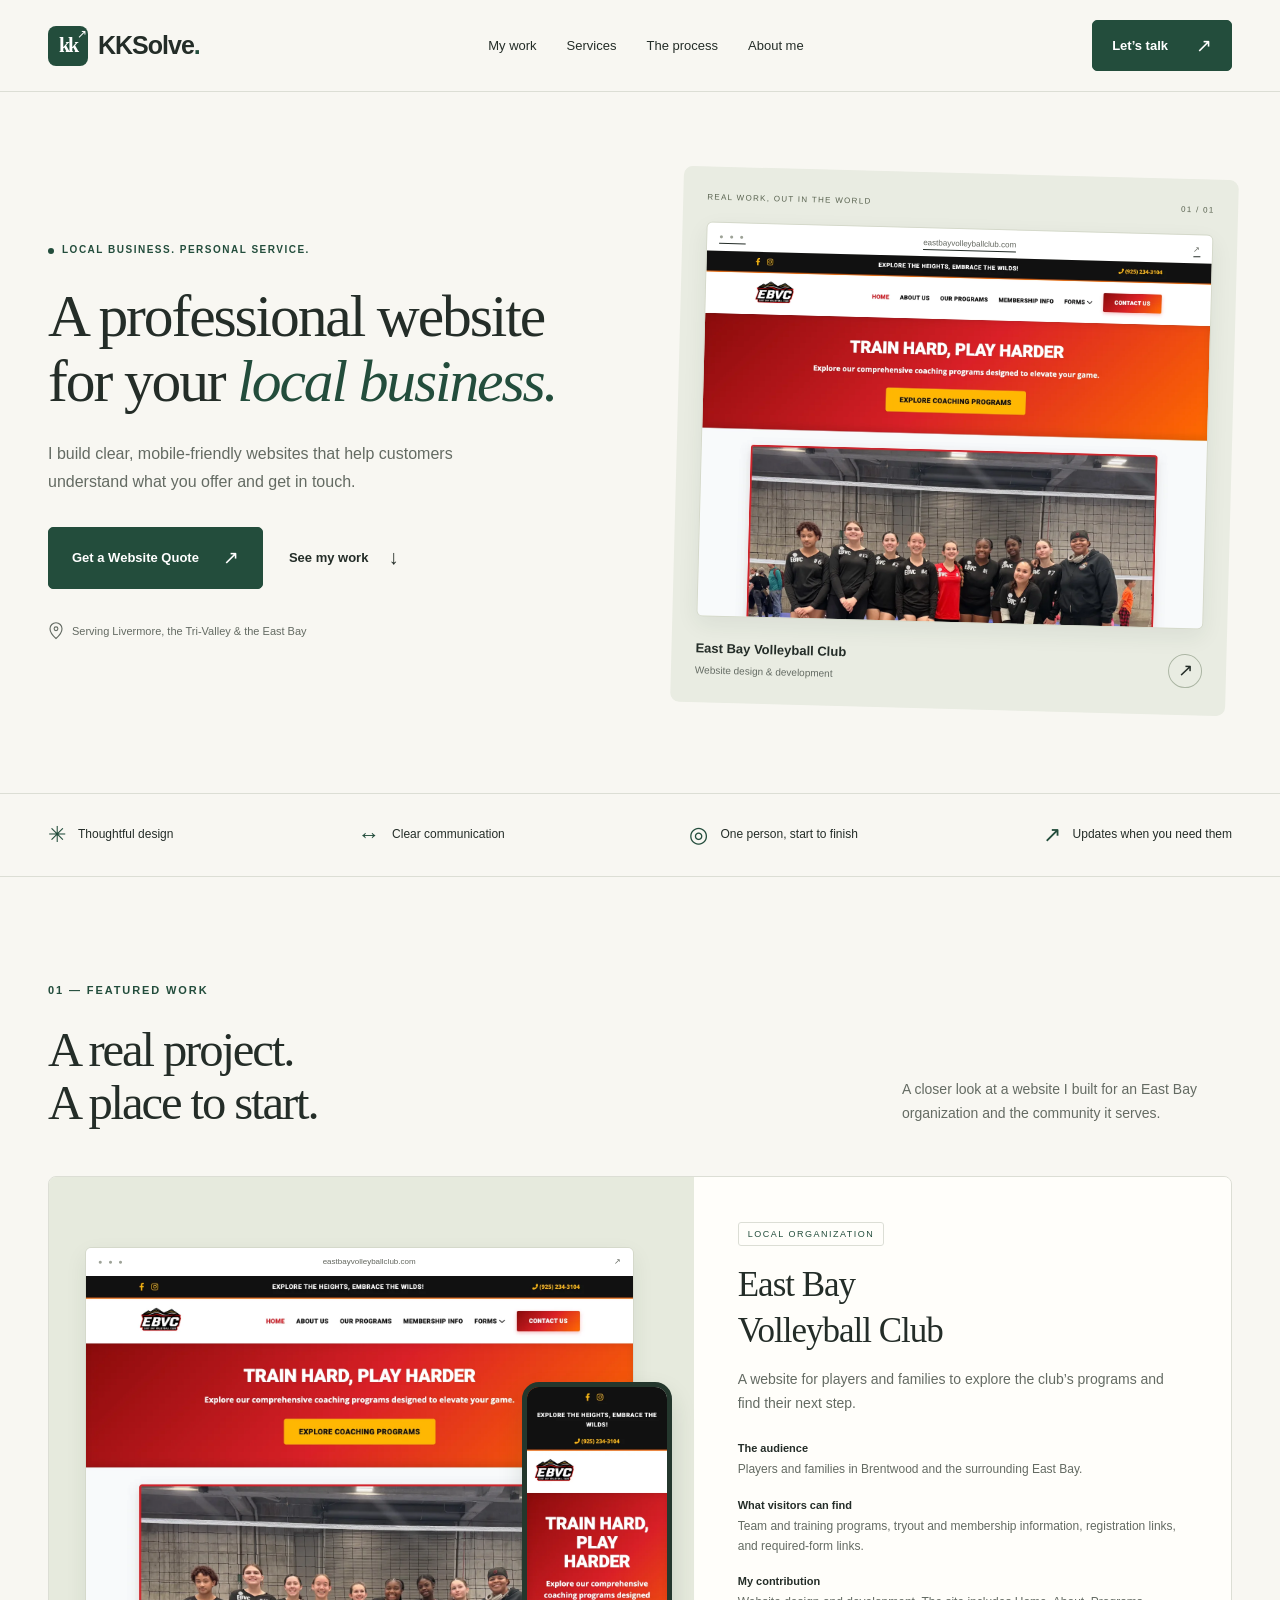
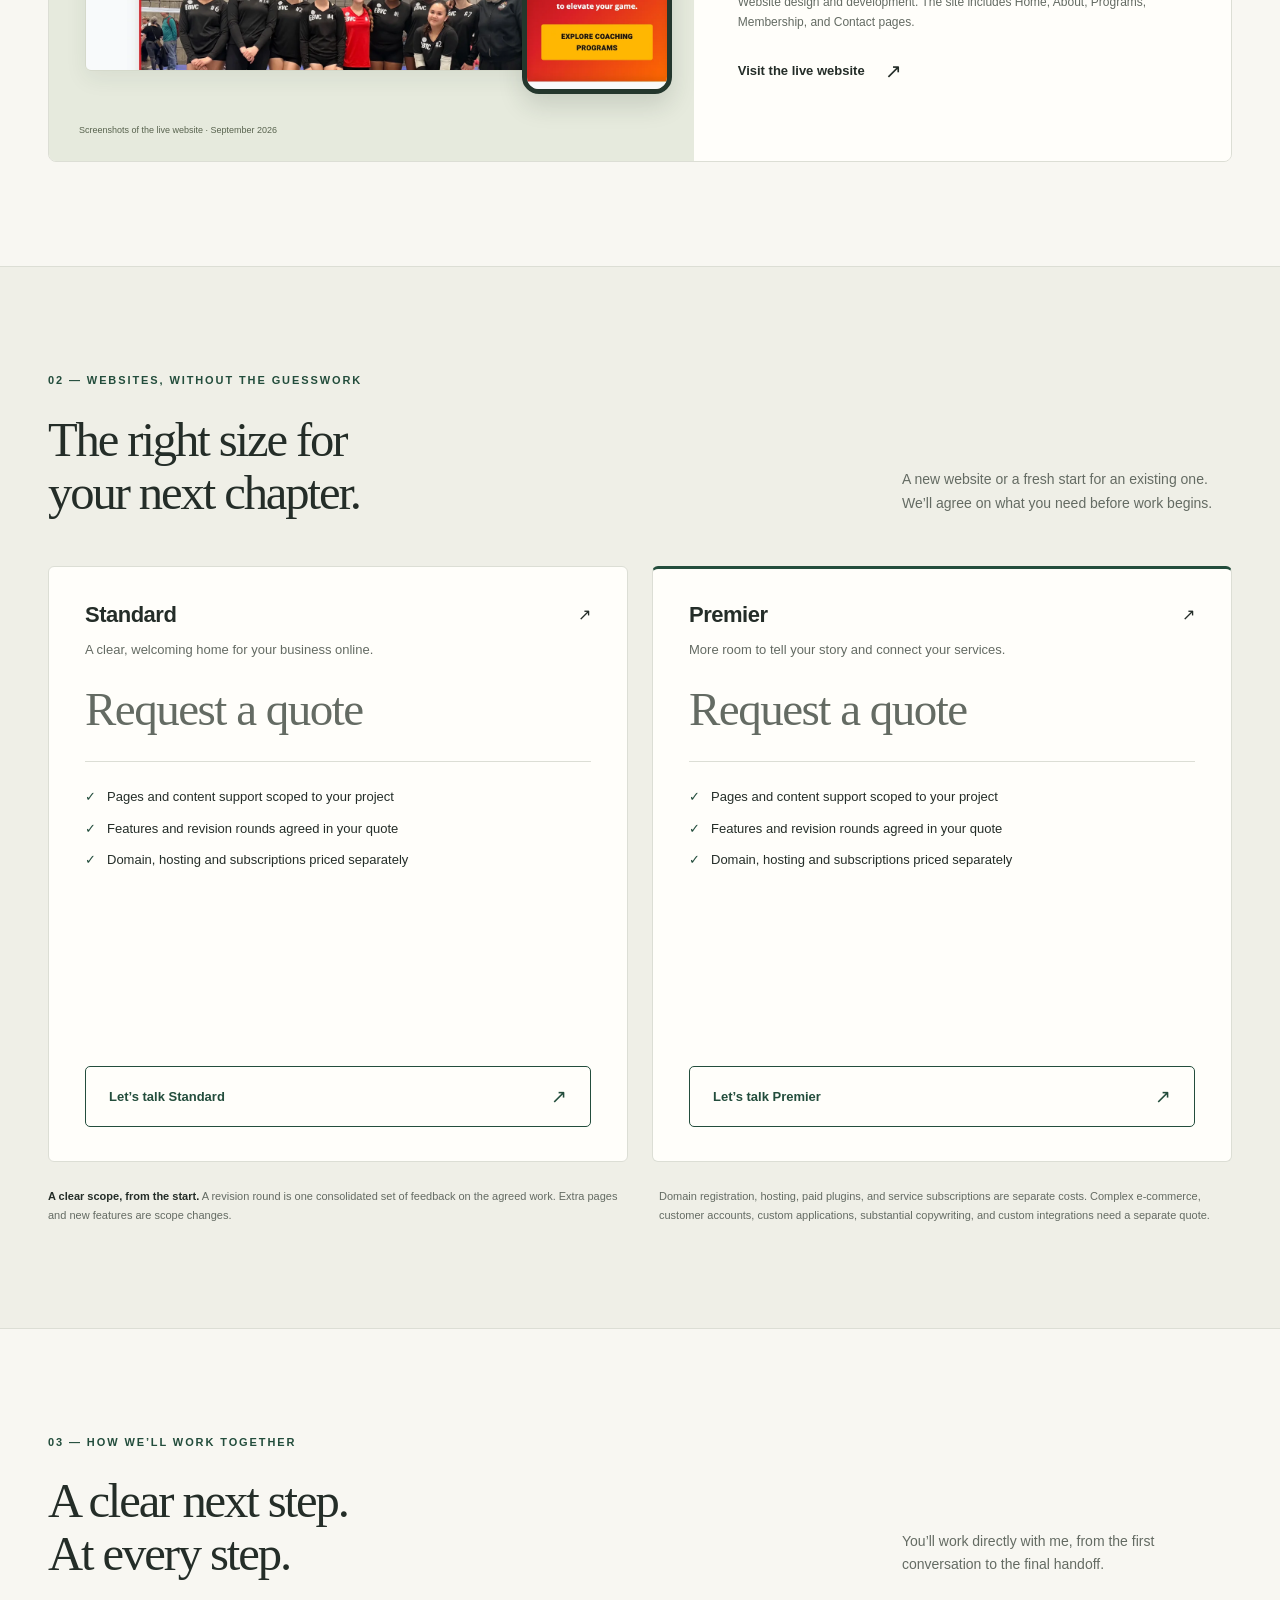
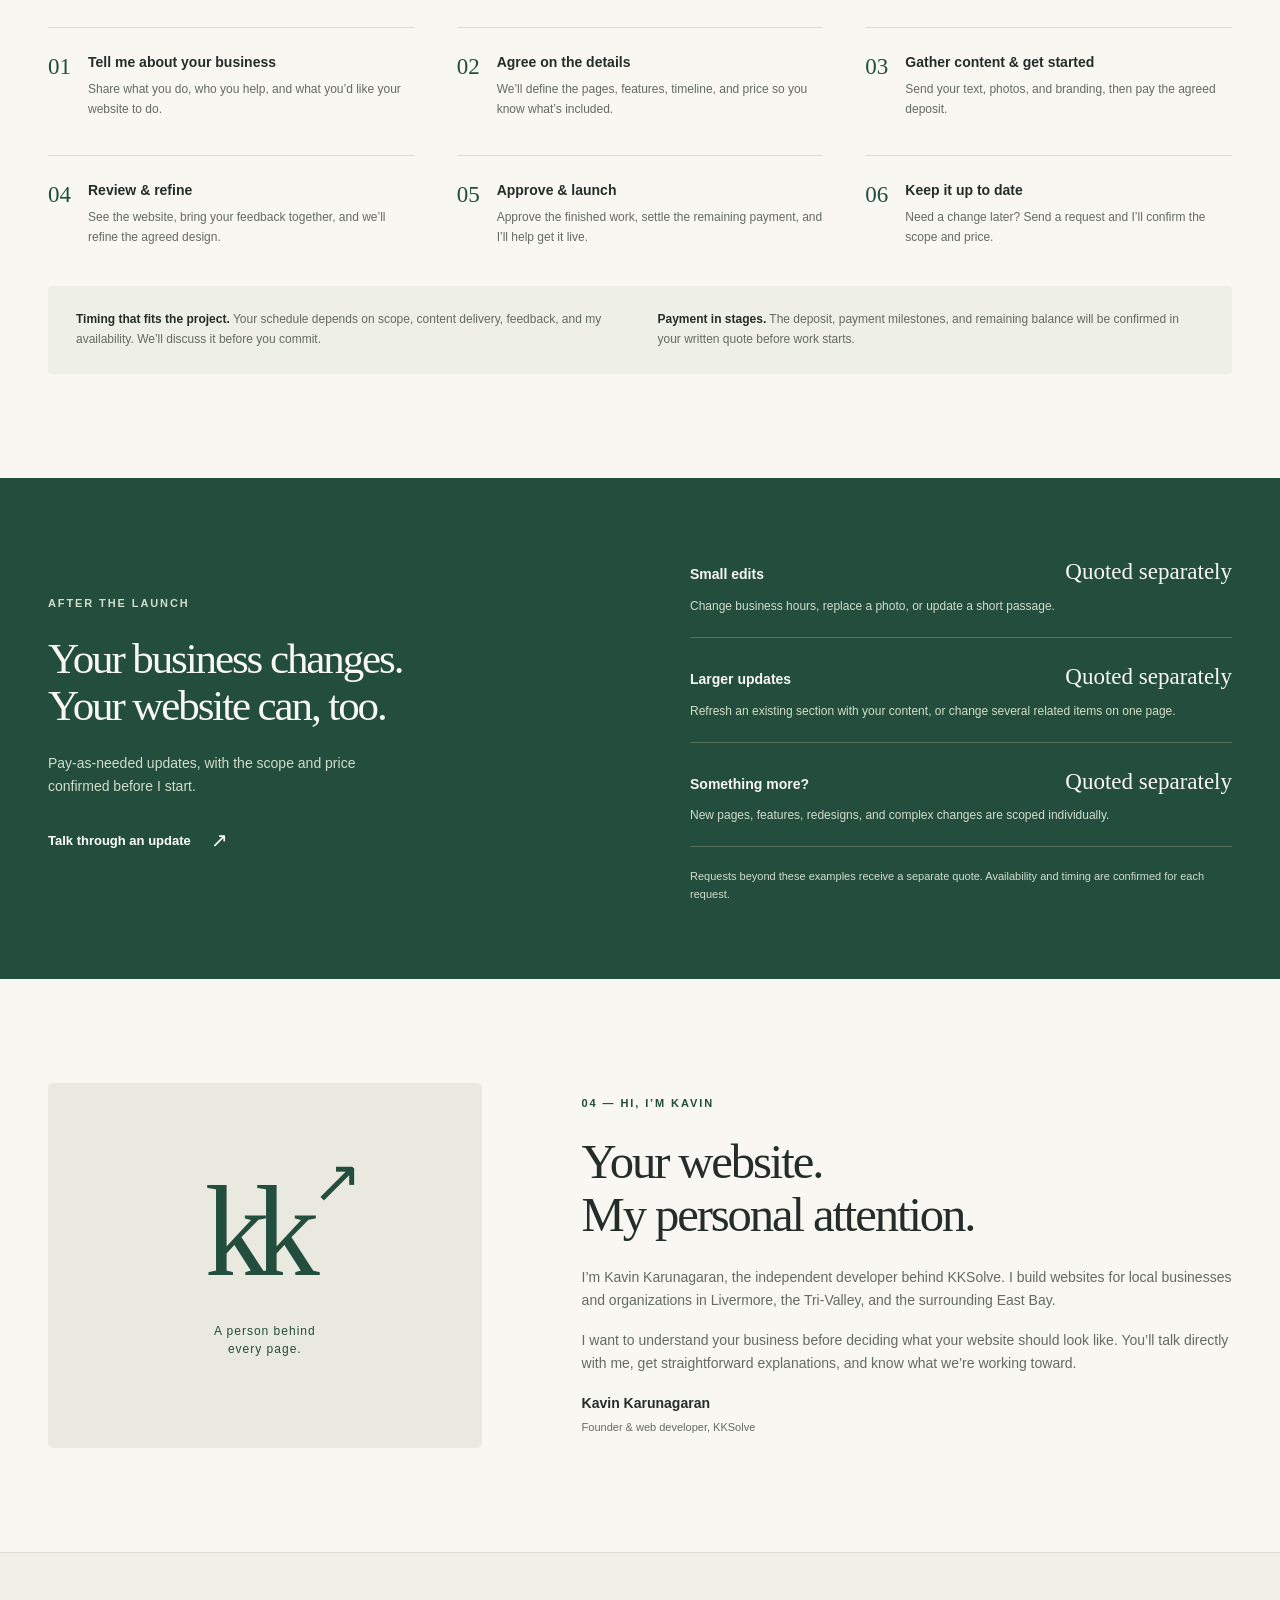
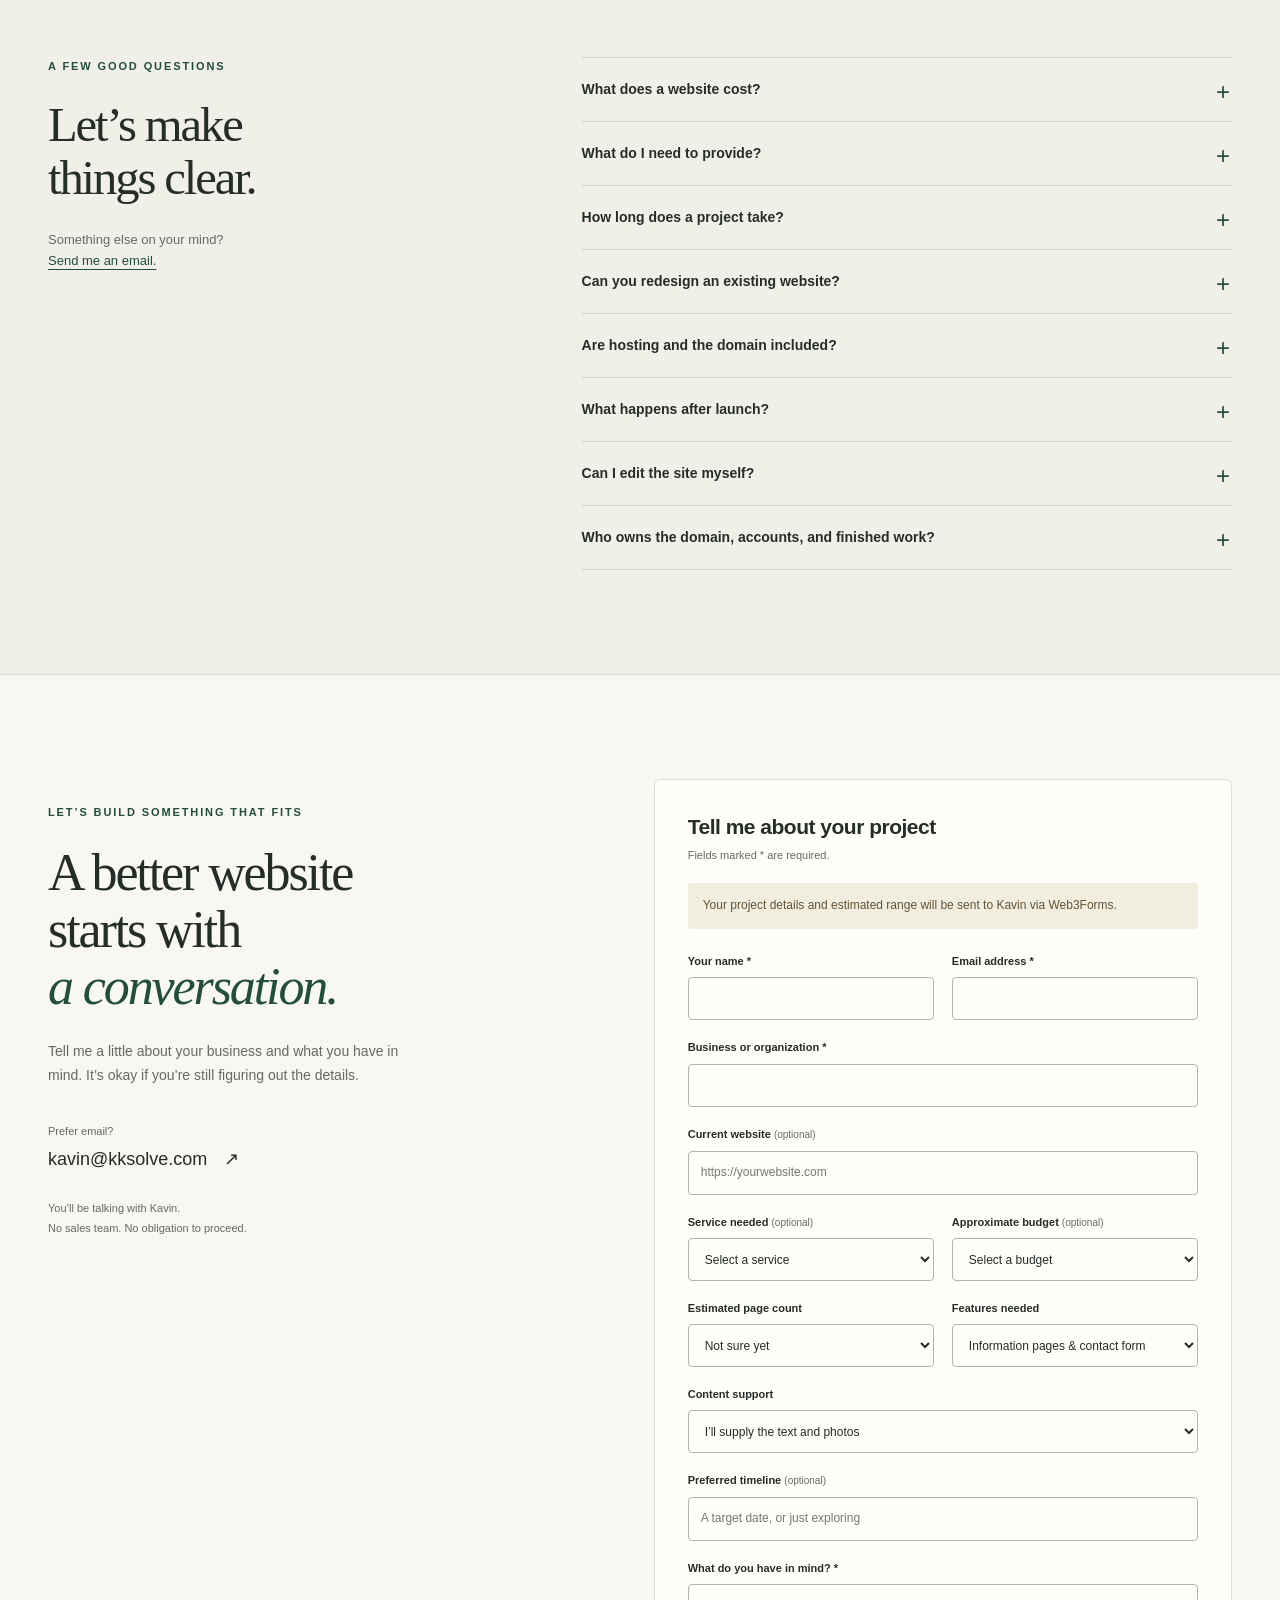
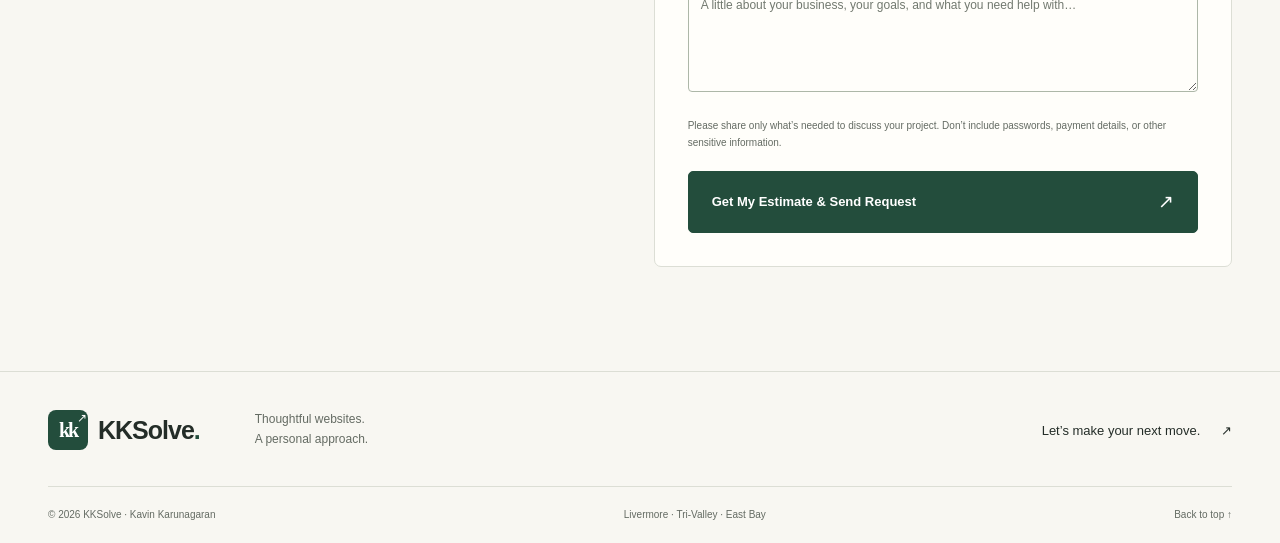
<file: index.html>
<!DOCTYPE html>
<html lang="en">
<head>
  <meta charset="utf-8">
  <meta name="viewport" content="width=device-width, initial-scale=1">
  <title>KKSolve | Websites for Local Businesses in Livermore & the East Bay</title>
  <meta name="description" content="Thoughtful, mobile-friendly websites for local businesses and organizations. Work directly with Kavin at KKSolve, serving Livermore, the Tri-Valley and East Bay.">
  <meta name="robots" content="index, follow">
  <meta name="theme-color" content="#234d3c">
  <link rel="canonical" href="https://kksolve.com/">
  <meta property="og:type" content="website">
  <meta property="og:site_name" content="KKSolve">
  <meta property="og:title" content="A professional website for your local business. | KKSolve">
  <meta property="og:description" content="Thoughtful design. Clear communication. Work directly with Kavin to build a website that makes your business easy to understand.">
  <meta property="og:url" content="https://kksolve.com/">
  <meta property="og:image" content="https://kksolve.com/assets/social.png">
  <meta property="og:image:width" content="1200">
  <meta property="og:image:height" content="630">
  <meta property="og:image:alt" content="KKSolve — thoughtful websites for local businesses">
  <meta name="twitter:card" content="summary_large_image">
  <link rel="icon" href="assets/favicon.svg" type="image/svg+xml">
  <link rel="stylesheet" href="style.css">
  <script type="application/ld+json">{"@context":"https://schema.org","@type":"ProfessionalService","name":"KKSolve","url":"https://kksolve.com/","email":"kavin@kksolve.com","founder":{"@type":"Person","name":"Kavin Karunagaran"},"areaServed":["Livermore","Tri-Valley","East Bay"],"description":"Independent website design and development for local businesses and organizations."}</script>
  <script src="runtime-config.js?v=eb1c5db8ea59" defer></script>
  <script src="script.js?v=ff44cca124f5" defer></script>
</head>
<body>
  <a class="skip-link" href="#main">Skip to content</a>

  <header class="site-header">
    <div class="container header-inner">
      <a class="brand" href="#home" aria-label="KKSolve home"><span class="brand-mark" aria-hidden="true">kk<span>↗</span></span><span>KKSolve<span class="brand-dot">.</span></span></a>
      <nav aria-label="Main navigation"><a href="#work">My work</a><a href="#services">Services</a><a href="#process">The process</a><a href="#about">About me</a></nav>
      <a class="button button-small" href="#contact" data-event="quote_click">Let’s talk <span aria-hidden="true">↗</span></a>
    </div>
  </header>
  <main id="main">
    <section id="home" class="hero container">
      <div class="hero-copy">
        <p class="eyebrow"><span class="little-dot" aria-hidden="true"></span> LOCAL BUSINESS. PERSONAL SERVICE.</p>
        <h1>A professional website for your <em>local business.</em></h1>
        <p class="hero-description">I build clear, mobile-friendly websites that help customers understand what you offer and get in touch.</p>
        <div class="hero-actions"><a class="button" href="#contact" data-event="quote_click">Get a Website Quote <span aria-hidden="true">↗</span></a><a class="text-link" href="#work">See my work <span aria-hidden="true">↓</span></a></div>
        <p class="local-note"><svg width="16" height="18" viewBox="0 0 20 24" fill="none" aria-hidden="true"><path d="M18 9c0 6-8 13-8 13S2 15 2 9a8 8 0 1 1 16 0Z" stroke="currentColor" stroke-width="1.5"/><circle cx="10" cy="9" r="2.5" stroke="currentColor" stroke-width="1.5"/></svg> Serving Livermore, the Tri-Valley & the East Bay</p>
      </div>
      <div class="hero-project">
        <div class="project-overline"><span>REAL WORK, OUT IN THE WORLD</span><span aria-hidden="true">01 / 01</span></div>
        <a class="browser-frame" href="#work" aria-label="Explore the East Bay Volleyball Club project"><div class="browser-bar" aria-hidden="true"><span class="browser-dots">● ● ●</span><span>eastbayvolleyballclub.com</span><span>↗</span></div><img src="assets/east-bay-desktop.webp" width="1440" height="1040" alt="Actual East Bay Volleyball Club homepage, showing its club navigation and volleyball team photograph" fetchpriority="high"></a>
        <div class="hero-project-caption"><div><strong>East Bay Volleyball Club</strong><span>Website design & development</span></div><a class="circle-link" href="#work" aria-label="Read the East Bay Volleyball Club case study">↗</a></div>
      </div>
    </section>
    <div class="principles"><div class="container"><span><i aria-hidden="true">✳</i> Thoughtful design</span><span><i aria-hidden="true">↔</i> Clear communication</span><span><i aria-hidden="true">◎</i> One person, start to finish</span><span><i aria-hidden="true">↗</i> Updates when you need them</span></div></div>
    <section id="work" class="section container">
      <div class="section-heading"><div><p class="eyebrow">01 — FEATURED WORK</p><h2>A real project.<br>A place to start.</h2></div><p>A closer look at a website I built for an East Bay organization and the community it serves.</p></div>
      <div class="case-study">
        <div class="case-visual"><div class="desktop-shot"><div class="browser-bar" aria-hidden="true"><span class="browser-dots">● ● ●</span><span>eastbayvolleyballclub.com</span><span>↗</span></div><img src="assets/east-bay-desktop.webp" width="1440" height="1040" loading="lazy" alt="Desktop view of the delivered East Bay Volleyball Club website"></div><div class="phone-shot"><img src="assets/east-bay-mobile.webp" width="390" height="844" loading="lazy" alt="The same club homepage displayed on a phone"></div><span class="image-note">Screenshots of the live website · September 2026</span></div>
        <div class="case-copy"><span class="tag">LOCAL ORGANIZATION</span><h3>East Bay<br>Volleyball Club</h3><p>A website for players and families to explore the club’s programs and find their next step.</p><dl><div><dt>The audience</dt><dd>Players and families in Brentwood and the surrounding East Bay.</dd></div><div><dt>What visitors can find</dt><dd>Team and training programs, tryout and membership information, registration links, and required-form links.</dd></div><div><dt>My contribution</dt><dd>Website design and development. The site includes Home, About, Programs, Membership, and Contact pages.</dd></div></dl><a class="text-link" href="https://eastbayvolleyballclub.com/" target="_blank" rel="noopener noreferrer" data-event="project_click">Visit the live website <span aria-hidden="true">↗</span><span class="sr-only"> (opens in a new tab)</span></a></div>
      </div>
    </section>
    <section id="services" class="section services-section"><div class="container">
      <div class="section-heading"><div><p class="eyebrow">02 — WEBSITES, WITHOUT THE GUESSWORK</p><h2>The right size for<br>your next chapter.</h2></div><p>A new website or a fresh start for an existing one. We’ll agree on what you need before work begins.</p></div>
      <div class="package-grid"><article class="package"><div class="package-top"><h3>Standard</h3><span aria-hidden="true">↗</span></div><p class="package-description">A clear, welcoming home for your business online.</p><p class="price">Request a quote</p><ul><li>Pages and content support scoped to your project</li><li>Features and revision rounds agreed in your quote</li><li>Domain, hosting and subscriptions priced separately</li></ul><a class="button button-outline" href="#contact" data-event="quote_click">Let’s talk Standard<span aria-hidden="true">↗</span></a></article><article class="package"><div class="package-top"><h3>Premier</h3><span aria-hidden="true">↗</span></div><p class="package-description">More room to tell your story and connect your services.</p><p class="price">Request a quote</p><ul><li>Pages and content support scoped to your project</li><li>Features and revision rounds agreed in your quote</li><li>Domain, hosting and subscriptions priced separately</li></ul><a class="button button-outline" href="#contact" data-event="quote_click">Let’s talk Premier<span aria-hidden="true">↗</span></a></article></div>
      <div class="scope-notes"><p><strong>A clear scope, from the start.</strong> A revision round is one consolidated set of feedback on the agreed work. Extra pages and new features are scope changes.</p><p>Domain registration, hosting, paid plugins, and service subscriptions are separate costs. Complex e-commerce, customer accounts, custom applications, substantial copywriting, and custom integrations need a separate quote.</p></div>
    </div></section>
    <section id="process" class="section container">
      <div class="section-heading"><div><p class="eyebrow">03 — HOW WE’LL WORK TOGETHER</p><h2>A clear next step.<br>At every step.</h2></div><p>You’ll work directly with me, from the first conversation to the final handoff.</p></div>
      <ol class="process-list"><li><span>01</span><div><h3>Tell me about your business</h3><p>Share what you do, who you help, and what you’d like your website to do.</p></div></li><li><span>02</span><div><h3>Agree on the details</h3><p>We’ll define the pages, features, timeline, and price so you know what’s included.</p></div></li><li><span>03</span><div><h3>Gather content & get started</h3><p>Send your text, photos, and branding, then pay the agreed deposit.</p></div></li><li><span>04</span><div><h3>Review & refine</h3><p>See the website, bring your feedback together, and we’ll refine the agreed design.</p></div></li><li><span>05</span><div><h3>Approve & launch</h3><p>Approve the finished work, settle the remaining payment, and I’ll help get it live.</p></div></li><li><span>06</span><div><h3>Keep it up to date</h3><p>Need a change later? Send a request and I’ll confirm the scope and price.</p></div></li></ol>
      <div class="process-details"><p><strong>Timing that fits the project.</strong> Your schedule depends on scope, content delivery, feedback, and my availability. We’ll discuss it before you commit.</p><p><strong>Payment in stages.</strong> The deposit, payment milestones, and remaining balance will be confirmed in your written quote before work starts.</p></div>
    </section>
    <section id="support" class="support-section"><div class="container support-layout"><div><p class="eyebrow">AFTER THE LAUNCH</p><h2>Your business changes.<br>Your website can, too.</h2><p>Pay-as-needed updates, with the scope and price confirmed before I start.</p><a class="text-link" href="#contact" data-event="quote_click">Talk through an update <span aria-hidden="true">↗</span></a></div><div><div class="update-row"><div class="update-title"><h3>Small edits</h3><span class="update-price">Quoted separately</span></div><p>Change business hours, replace a photo, or update a short passage.</p></div><div class="update-row"><div class="update-title"><h3>Larger updates</h3><span class="update-price">Quoted separately</span></div><p>Refresh an existing section with your content, or change several related items on one page.</p></div><div class="update-row"><div class="update-title"><h3>Something more?</h3><span class="update-price">Quoted separately</span></div><p>New pages, features, redesigns, and complex changes are scoped individually.</p></div><p class="support-note">Requests beyond these examples receive a separate quote. Availability and timing are confirmed for each request.</p></div></div></section>
    <section id="about" class="section container about-section"><div class="about-monogram" aria-hidden="true"><span>kk<span class="monogram-arrow">↗</span></span><p>A person behind<br>every page.</p></div><div><p class="eyebrow">04 — HI, I’M KAVIN</p><h2>Your website.<br>My personal attention.</h2><p>I’m Kavin Karunagaran, the independent developer behind KKSolve. I build websites for local businesses and organizations in Livermore, the Tri-Valley, and the surrounding East Bay.</p><p>I want to understand your business before deciding what your website should look like. You’ll talk directly with me, get straightforward explanations, and know what we’re working toward.</p><p class="signature">Kavin Karunagaran <span>Founder & web developer, KKSolve</span></p></div></section>
    <section id="faq" class="section faq-section"><div class="container faq-layout"><div><p class="eyebrow">A FEW GOOD QUESTIONS</p><h2>Let’s make<br>things clear.</h2><p>Something else on your mind?<br><a href="mailto:kavin@kksolve.com">Send me an email.</a></p></div><div class="faq-list">
      <details><summary>What does a website cost?</summary><div><p>Request a quote for Standard or Premier. The price depends on the pages, content support, features, and revisions we agree on.</p><p>Third-party costs such as your domain, hosting, paid plugins, and subscriptions are separate. You’ll receive a scope and quote before work starts.</p></div></details>
      <details><summary>What do I need to provide?</summary><div><p>Your business details, services, contact information, logo if you have one, and any text or photos you want to use. Please only supply materials you have permission to use. We’ll identify any gaps together before starting.</p></div></details>
      <details><summary>How long does a project take?</summary><div><p>It depends on the number of pages, features, how ready your content is, and how quickly feedback arrives. I’ll confirm my availability and discuss a realistic timeline with you when we agree on the scope.</p></div></details>
      <details><summary>Can you redesign an existing website?</summary><div><p>Yes. Send your current website and explain what’s no longer working for you. I’ll review the pages, platform, and access needed before proposing a refresh or rebuild.</p></div></details>
      <details><summary>Are hosting and the domain included?</summary><div><p>No. Domain registration, hosting, paid plugins, and other subscription fees are separate from development. We’ll discuss suitable options and ongoing responsibilities before launch.</p></div></details>
      <details><summary>What happens after launch?</summary><div><p>You can request updates as needed. I’ll confirm the scope, price, and availability before starting. New pages, features, redesigns, and complex changes receive a separate quote.</p><p>A defect is a problem with the delivered, agreed functionality; new content or features are new work. Any defect correction period will be confirmed in your written agreement before work starts.</p></div></details>
      <details><summary>Can I edit the site myself?</summary><div><p>It depends on the platform we choose. A custom static website does not include a built-in content editor. If you need to make your own changes, tell me upfront so we can scope a suitable editing setup and any associated costs.</p></div></details>
      <details><summary>Who owns the domain, accounts, and finished work?</summary><div><p>My proposed approach is for you to hold the domain and hosting accounts where practical, with developer access for me as needed. Ownership and transfer of custom deliverables after payment, plus any third-party licenses, must be confirmed in our written agreement before work starts.</p></div></details>
    </div></div></section>
    <section id="contact" class="section container contact-section"><div class="contact-copy"><p class="eyebrow">LET’S BUILD SOMETHING THAT FITS</p><h2>A better website<br>starts with<br><em>a conversation.</em></h2><p>Tell me a little about your business and what you have in mind. It’s okay if you’re still figuring out the details.</p><div class="email-contact"><span>Prefer email?</span><a href="mailto:kavin@kksolve.com">kavin@kksolve.com <span aria-hidden="true">↗</span></a></div><p class="contact-note">You’ll be talking with Kavin.<br>No sales team. No obligation to proceed.</p></div>
      <form id="inquiry-form" class="inquiry-form" aria-describedby="delivery-notice" method="post" action="https://api.web3forms.com/submit">
        <h3>Tell me about your project</h3><p class="form-intro">Fields marked * are required.</p>
        <div id="delivery-notice" class="delivery-notice">Your project details and estimated range will be sent to Kavin via Web3Forms.</div>
        <noscript><p class="delivery-notice">JavaScript is needed for this form. Please email <a href="mailto:kavin@kksolve.com">kavin@kksolve.com</a> instead.</p></noscript>
        <div class="form-row"><div class="field"><label for="name">Your name *</label><input id="name" name="name" autocomplete="name" required maxlength="100"></div><div class="field"><label for="email">Email address *</label><input id="email" name="email" type="email" autocomplete="email" required maxlength="254"></div></div>
        <div class="field"><label for="business">Business or organization *</label><input id="business" name="business" autocomplete="organization" required maxlength="160"></div>
        <div class="field"><label for="website">Current website <span>(optional)</span></label><input id="website" name="website" type="url" placeholder="https://yourwebsite.com" autocomplete="url" maxlength="500"></div>
        <div class="form-row"><div class="field"><label for="service">Service needed <span>(optional)</span></label><select id="service" name="service"><option value="">Select a service</option><option>A new website</option><option>Redesign my website</option><option>Updates to my website</option><option>Not sure yet</option></select></div><div class="field"><label for="budget">Approximate budget <span>(optional)</span></label><select id="budget" name="budget"><option value="">Select a budget</option><option>Not sure yet</option><option>Under $600</option><option>$600–$1,199</option><option>$1,200–$2,499</option><option>$2,500+</option></select></div></div>
        <div class="form-row"><div class="field"><label for="pages">Estimated page count</label><select id="pages" name="pages"><option value="unknown">Not sure yet</option><option value="1-4">1–4 pages</option><option value="5-8">5–8 pages</option><option value="9-12">9–12 pages</option><option value="13+">13+ pages</option></select></div><div class="field"><label for="features">Features needed</label><select id="features" name="features"><option value="basic">Information pages &amp; contact form</option><option value="booking">Booking or registration embed</option><option value="custom">Online store, accounts or custom features</option></select></div></div>
        <div class="field"><label for="content">Content support</label><select id="content" name="content"><option value="ready">I’ll supply the text and photos</option><option value="editing">I need help organizing and editing</option><option value="writing">I need new copy written</option></select></div>
        <div class="field" id="update-scope-field" hidden><label for="update-scope">Update size</label><select id="update-scope" name="update_scope"><option value="small">Small edit (hours, photo or short text)</option><option value="section">Refresh an existing section</option><option value="custom">New pages, features or substantial changes</option></select></div>
        <div class="field"><label for="timeline">Preferred timeline <span>(optional)</span></label><input id="timeline" name="timeline" placeholder="A target date, or just exploring" maxlength="200"></div>
        <div class="field"><label for="description">What do you have in mind? *</label><textarea id="description" name="description" rows="4" required minlength="10" maxlength="5000" placeholder="A little about your business, your goals, and what you need help with…"></textarea></div>
        <div class="honeypot" aria-hidden="true"><label for="company-url">Leave this field empty</label><input id="company-url" name="_gotcha" tabindex="-1" autocomplete="off"></div>
        <p class="form-privacy">Please share only what’s needed to discuss your project. Don’t include passwords, payment details, or other sensitive information.</p>
        <section id="quote-result" class="quote-result" aria-live="polite" hidden><h3>Your estimated range</h3><p id="quote-range" class="quote-range"></p><p id="quote-basis"></p><p>Planning estimate in USD, subject to reviewing your brief. Domain, hosting and third-party subscriptions are extra. Final scope, price and availability are confirmed before work begins.</p></section>
        <button class="button submit-button" type="submit" disabled>Get My Estimate &amp; Send Request <span aria-hidden="true">↗</span></button>
        <p id="form-status" role="status" aria-live="polite" tabindex="-1"></p>
        <div id="email-fallback" hidden>
          <p>Send your request directly to <a id="email-request" href="mailto:kavin@kksolve.com">kavin@kksolve.com using your email app</a>. Review the prepared email and press Send there.</p>
          <p>If your email app does not open or leaves anything out, copy the full request below into an email. Delivery from the form is unconfirmed; sending again could create a duplicate.</p>
          <div class="field"><label for="email-request-body">Your full request — select and copy</label><textarea id="email-request-body" rows="8" readonly></textarea></div>
        </div>
      </form>
    </section>
  </main>
  <footer class="site-footer"><div class="container footer-main"><a class="brand" href="#home"><span class="brand-mark" aria-hidden="true">kk<span>↗</span></span><span>KKSolve<span class="brand-dot">.</span></span></a><p>Thoughtful websites.<br>A personal approach.</p><a href="mailto:kavin@kksolve.com">Let’s make your next move. <span aria-hidden="true">↗</span></a></div><div class="container footer-bottom"><span>© 2026 KKSolve · Kavin Karunagaran</span><span>Livermore · Tri-Valley · East Bay</span><a href="#home">Back to top ↑</a></div></footer>
</body>
</html>
</file>
<file: style.css>
:root {
  --paper:#f8f7f2;
  --white:#fffefa;
  --ink:#242d28;
  --muted:#646b63;
  --green:#234d3c;
  --green-dark:#193b2d;
  --sage:#e8eee4;
  --line:#dcded5;
  --serif:Georgia,'Times New Roman',serif;
  --sans:-apple-system,BlinkMacSystemFont,'Segoe UI',Arial,sans-serif}
* {
  box-sizing:border-box}
html {
  scroll-behavior:smooth;
  scroll-padding-top:115px}
body {
  margin:0;
  background:var(--paper);
  color:var(--ink);
  font:16px/1.65 var(--sans);
  -webkit-font-smoothing:antialiased}
a {
  color:inherit;
  text-underline-offset:4px}
button,input,select,textarea {
  font:inherit}
a,button,input,select,textarea,summary {
  -webkit-tap-highlight-color:transparent}
a:focus-visible,button:focus-visible,summary:focus-visible,input:focus-visible,select:focus-visible,textarea:focus-visible,[tabindex]:focus-visible {
  outline:3px solid #967027;
  outline-offset:5px}
img {
  display:block;
  max-width:100%;
  height:auto}
h1,h2,h3,p {
  margin:0}
h1,h2 {
  font-family:var(--serif);
  font-weight:400;
  letter-spacing:-2.1px;
  line-height:1.09}
h1 {
  font-size:clamp(48px,4.65vw,70px)}
h2 {
  font-size:clamp(38px,3.8vw,54px)}
h3 {
  line-height:1.3}
em {
  color:var(--green);
  font-weight:400}
p {
  color:var(--muted)}
.container {
  width:min(1200px,calc(100% - 96px));
  margin-inline:auto}
.section {
  padding-block:104px}
.eyebrow {
  font-size:11px;
  font-weight:650;
  letter-spacing:1.9px;
  color:var(--green);
  margin-bottom:24px}
.review-banner {
  background:#e9dfc4;
  color:#514224;
  text-align:center;
  font-size:12px;
  padding:8px 20px;
  line-height:1.5}
.review-banner a {
  font-weight:700;
  margin-left:5px}
.site-header {
  position:sticky;
  top:0;
  z-index:20;
  background:rgba(248,247,242,.97);
  border-bottom:1px solid var(--line)}
.header-inner {
  display:flex;
  align-items:center;
  justify-content:space-between;
  height:91px;
  gap:24px}
.brand {
  display:inline-flex;
  align-items:center;
  gap:10px;
  font-size:25px;
  letter-spacing:-1px;
  font-weight:700;
  text-decoration:none}
.brand-mark {
  background:var(--green);
  color:white;
  position:relative;
  font-size:20px;
  width:40px;
  height:40px;
  display:flex;
  align-items:center;
  justify-content:center;
  border-radius:8px;
  letter-spacing:-2px;
  font-family:var(--serif)}
.brand-mark>span {
  position:absolute;
  font:12px var(--sans);
  right:3px;
  top:1px}
.brand-dot {
  color:var(--green)}
nav {
  display:flex;
  gap:30px}
nav a {
  text-decoration:none;
  font-size:13px;
  font-weight:500}
nav a:hover,.text-link:hover {
  color:var(--green);
  text-decoration:underline}
.button {
  display:inline-flex;
  align-items:center;
  justify-content:center;
  gap:24px;
  min-height:52px;
  padding:14px 23px;
  border:1px solid var(--green);
  border-radius:5px;
  background:var(--green);
  color:white;
  font-weight:600;
  font-size:13px;
  text-decoration:none;
  cursor:pointer;
  transition:background .2s}
.button:hover {
  background:var(--green-dark)}
.button>span {
  font-size:19px;
  font-weight:400}
.button-small {
  min-height:42px;
  padding:9px 19px;
  gap:28px}
.button-outline {
  background:transparent;
  color:var(--green)}
.button-outline:hover {
  background:var(--sage)}
.text-link {
  font-size:13px;
  font-weight:600;
  text-decoration:none;
  display:inline-flex;
  align-items:center;
  gap:20px;
  min-height:44px}
.text-link>span:not(.sr-only) {
  font-size:20px;
  font-weight:400}
.hero {
  display:grid;
  grid-template-columns:1.02fr 1fr;
  gap:62px;
  align-items:center;
  padding-block:81px 84px}
.hero .eyebrow {
  display:flex;
  align-items:center;
  gap:8px;
  font-size:10px;
  letter-spacing:1.5px;
  margin-bottom:25px}
.little-dot {
  width:6px;
  height:6px;
  background:var(--green);
  border-radius:50%}
.hero h1 {
  max-width:610px}
.hero-description {
  font-size:16px;
  max-width:440px;
  margin-top:26px;
  line-height:1.8}
.hero-actions {
  display:flex;
  gap:26px;
  align-items:center;
  margin-top:30px}
.local-note {
  font-size:11px;
  display:flex;
  align-items:center;
  gap:8px;
  margin-top:33px}
.hero-project {
  padding:24px;
  background:#e9ece2;
  border-radius:9px;
  transform:rotate(1.5deg)}
.project-overline {
  display:flex;
  justify-content:space-between;
  gap:12px;
  font-size:8px;
  letter-spacing:1.3px;
  color:#58624f;
  margin-bottom:18px}
.browser-frame,.desktop-shot {
  display:block;
  overflow:hidden;
  border-radius:6px;
  box-shadow:0 8px 22px #23362812;
  border:1px solid #d5d9cb}
.browser-bar {
  background:#fff;
  height:28px;
  display:flex;
  align-items:center;
  justify-content:space-between;
  padding:0 12px;
  font-size:8px;
  color:#63675f;
  gap:10px}
.browser-dots {
  font-size:7px;
  letter-spacing:2px;
  color:#9da297}
.browser-frame img {
  width:100%}
.hero-project-caption {
  display:flex;
  justify-content:space-between;
  align-items:center;
  margin-top:21px;
  gap:10px}
.hero-project-caption strong {
  display:block;
  font-size:13px;
  font-weight:600}
.hero-project-caption div>span {
  display:block;
  font-size:10px;
  color:var(--muted);
  margin-top:3px}
.circle-link {
  display:flex;
  align-items:center;
  justify-content:center;
  border:1px solid #acb6a4;
  border-radius:50%;
  width:34px;
  height:34px;
  text-decoration:none;
  font-size:18px}
.circle-link:hover {
  background:var(--white)}
.principles {
  border-block:1px solid var(--line)}
.principles .container {
  display:flex;
  justify-content:space-between;
  gap:20px;
  padding-block:23px}
.principles span {
  display:flex;
  align-items:center;
  gap:12px;
  font-size:12px}
.principles i {
  font-style:normal;
  font-size:22px;
  color:var(--green)}
.section-heading {
  display:flex;
  justify-content:space-between;
  align-items:flex-end;
  gap:50px;
  margin-bottom:46px}
.section-heading>p {
  max-width:330px;
  font-size:14px;
  padding-bottom:5px}
.case-study {
  display:grid;
  grid-template-columns:1.2fr 1fr;
  border:1px solid var(--line);
  border-radius:8px;
  overflow:hidden}
.case-visual {
  background:#e6eadd;
  position:relative;
  padding:70px 48px 90px;
  display:flex;
  align-items:center}
.desktop-shot {
  width:100%;
  transform:translateX(-12px)}
.phone-shot {
  position:absolute;
  width:24%;
  max-width:150px;
  right:22px;
  bottom:67px;
  border:5px solid #24372d;
  border-radius:17px;
  overflow:hidden;
  box-shadow:0 12px 24px #20342826}
.image-note {
  position:absolute;
  bottom:24px;
  left:30px;
  font-size:9px;
  color:#58634e}
.case-copy {
  padding:42px 44px;
  background:var(--white)}
.tag {
  font-size:9px;
  letter-spacing:1.5px;
  color:var(--green);
  display:inline-block;
  border:1px solid var(--line);
  border-radius:3px;
  padding:4px 9px;
  margin-bottom:16px}
.case-copy h3 {
  font-family:var(--serif);
  font-size:35px;
  font-weight:400;
  letter-spacing:-1px}
.case-copy>p {
  font-size:14px;
  margin-top:15px}
.case-copy dl {
  margin:24px 0 15px}
.case-copy dl>div {
  margin-bottom:16px}
.case-copy dt {
  font-size:11px;
  font-weight:650;
  margin-bottom:3px}
.case-copy dd {
  margin:0;
  font-size:12px;
  color:var(--muted)}
.services-section {
  background:#efefe7;
  border-block:1px solid var(--line)}
.package-grid {
  display:grid;
  grid-template-columns:1fr 1fr;
  gap:24px}
.package {
  padding:34px 36px;
  background:var(--white);
  border:1px solid var(--line);
  border-radius:6px}
.package:nth-child(2) {
  border-top:3px solid var(--green);
  padding-top:32px}
.package-top {
  display:flex;
  justify-content:space-between;
  gap:20px;
  align-items:center}
.package h3 {
  font-size:22px;
  font-weight:600;
  letter-spacing:-.5px}
.package .package-description {
  font-size:13px;
  margin:10px 0 20px}
.price {
  font-family:var(--serif);
  font-size:47px;
  line-height:1.2;
  letter-spacing:-1.5px}
.price-label {
  font-size:11px;
  color:var(--muted);
  font-family:var(--sans);
  letter-spacing:0;
  margin-right:6px}
.package ul {
  list-style:none;
  margin:24px 0 28px;
  padding:24px 0 0;
  border-top:1px solid var(--line);
  min-height:277px}
.package li {
  position:relative;
  padding-left:22px;
  margin-bottom:10px;
  font-size:13px}
.package li:before {
  content:'✓';
  color:var(--green);
  position:absolute;
  left:0}
.package .button {
  width:100%;
  justify-content:space-between}
.draft-label {
  font-size:10px;
  line-height:1.5;
  color:#66532a;
  background:#f2ebda;
  padding:7px 10px;
  border-radius:3px;
  margin-bottom:20px}
.package-footnote {
  font-size:11px;
  margin-top:16px}
.scope-notes {
  display:grid;
  grid-template-columns:1fr 1fr;
  gap:38px;
  margin-top:25px}
.scope-notes p {
  font-size:11px}
.scope-notes strong {
  color:var(--ink)}
.process-list {
  list-style:none;
  padding:0;
  margin:0;
  display:grid;
  grid-template-columns:1fr 1fr 1fr;
  gap:35px 42px}
.process-list li {
  display:flex;
  gap:17px;
  padding-top:25px;
  border-top:1px solid var(--line)}
.process-list li>span {
  color:var(--green);
  font-family:var(--serif);
  font-size:23px;
  line-height:1.2}
.process-list h3 {
  font-size:14px;
  font-weight:600;
  margin-bottom:9px}
.process-list p {
  font-size:12px}
.process-details {
  margin-top:39px;
  padding:24px 28px;
  background:#eeefe7;
  border-radius:4px;
  display:grid;
  grid-template-columns:1fr 1fr;
  gap:35px}
.process-details p {
  font-size:12px}
.process-details strong {
  color:var(--ink)}
.process-details .draft-label {
  display:inline-block;
  margin-bottom:8px}
.support-section {
  background:var(--green);
  color:var(--paper);
  padding-block:75px}
.support-layout {
  display:grid;
  grid-template-columns:1fr 1fr;
  gap:100px;
  align-items:center}
.support-section .eyebrow,.support-section p {
  color:#d2ddcb}
.support-section h2 {
  font-size:43px}
.support-section h2+p {
  font-size:14px;
  margin-top:22px;
  max-width:370px}
.support-section .text-link {
  margin-top:20px;
  color:white}
.update-row {
  border-bottom:1px solid #56725f;
  padding:20px 0}
.update-row:first-child {
  padding-top:0}
.update-title {
  display:flex;
  justify-content:space-between;
  gap:16px;
  align-items:baseline}
.update-title h3 {
  font-size:14px;
  font-weight:550}
.update-price {
  font-family:var(--serif);
  font-size:23px}
.update-row p {
  font-size:12px;
  margin-top:6px}
.support-note {
  font-size:11px;
  margin-top:20px}
.support-section .draft-label {
  background:#e4e9d7;
  color:#344a2d;
  display:inline-block}
.about-section {
  display:grid;
  grid-template-columns:.8fr 1.2fr;
  gap:100px;
  align-items:center}
.about-monogram {
  height:365px;
  background:#e9e9df;
  display:flex;
  align-items:center;
  justify-content:center;
  flex-direction:column;
  border-radius:5px}
.about-monogram>span {
  font:130px/.9 var(--serif);
  letter-spacing:-15px;
  color:var(--green);
  position:relative;
  padding-right:20px}
.monogram-arrow {
  font:60px var(--sans);
  position:absolute;
  right:-22px;
  top:-27px}
.about-monogram p {
  font-size:12px;
  line-height:1.5;
  letter-spacing:1px;
  text-align:center;
  margin-top:32px;
  color:var(--green)}
.about-section h2 {
  margin-bottom:24px}
.about-section h2~p {
  font-size:14px;
  margin-top:17px}
.signature {
  color:var(--ink);
  font-weight:600}
.signature span {
  display:block;
  font-size:11px;
  font-weight:400;
  color:var(--muted);
  margin-top:3px}
.faq-section {
  border-block:1px solid var(--line);
  background:#f0f0e9}
.faq-layout {
  display:grid;
  grid-template-columns:.8fr 1.2fr;
  gap:100px}
.faq-layout h2+p {
  font-size:13px;
  margin-top:24px}
.faq-layout a {
  color:var(--green)}
details {
  border-bottom:1px solid #cfd4c9}
details:first-child {
  border-top:1px solid #cfd4c9}
summary {
  padding:20px 32px 20px 0;
  cursor:pointer;
  position:relative;
  list-style:none;
  font-size:14px;
  font-weight:550}
summary::-webkit-details-marker {
  display:none}
summary:after {
  content:'+';
  position:absolute;
  right:2px;
  top:14px;
  font-size:24px;
  color:var(--green);
  font-weight:400}
details[open] summary:after {
  content:'−'}
details>div {
  padding:0 25px 20px 0}
details p {
  font-size:13px;
  margin-bottom:10px}
.contact-section {
  display:grid;
  grid-template-columns:1fr 1.1fr;
  gap:80px;
  align-items:start}
.contact-copy {
  padding-top:24px}
.contact-copy h2 {
  font-size:52px}
.contact-copy>p:not(.eyebrow) {
  font-size:14px;
  max-width:355px;
  margin-top:25px}
.email-contact {
  margin-top:35px}
.email-contact>span {
  display:block;
  font-size:11px;
  color:var(--muted);
  margin-bottom:5px}
.email-contact a {
  font-size:18px;
  text-decoration:none}
.email-contact a span {
  margin-left:12px}
.contact-copy .contact-note {
  font-size:11px!important;
  line-height:1.8}
.inquiry-form {
  background:var(--white);
  border:1px solid var(--line);
  border-radius:7px;
  padding:33px}
.inquiry-form h3 {
  font-size:21px;
  letter-spacing:-.5px;
  font-weight:550}
.form-intro {
  font-size:11px;
  margin-top:5px;
  margin-bottom:19px}
.delivery-notice {
  font-size:12px;
  padding:13px 15px;
  background:#f2eedf;
  border-radius:3px;
  margin-bottom:23px;
  color:#635337}
.delivery-notice a {
  font-weight:550}
.form-row {
  display:grid;
  grid-template-columns:1fr 1fr;
  gap:18px}
.field {
  margin-bottom:18px;
  min-width:0}
.field label {
  display:block;
  font-size:11px;
  font-weight:550;
  margin-bottom:7px}
.field label span {
  font-weight:400;
  color:var(--muted);
  font-size:10px}
input,select,textarea {
  width:100%;
  background:#fffefa;
  border:1px solid #adb7a8;
  border-radius:4px;
  padding:11px 12px;
  font-size:12px;
  color:var(--ink);
  min-height:43px}
textarea {
  resize:vertical;
  min-height:108px}
input::placeholder,textarea::placeholder {
  color:#72796f;
  opacity:1}
input[aria-invalid=true],textarea[aria-invalid=true] {
  border-color:#a63526}
.form-privacy {
  font-size:10px;
  margin:0 0 20px}
.submit-button {
  width:100%;
  justify-content:space-between}
.button:disabled {
  background:#63746b;
  border-color:#63746b;
  cursor:not-allowed}
.honeypot {
  position:absolute;
  width:1px;
  height:1px;
  overflow:hidden;
  clip-path:inset(50%)}
#form-status {
  font-size:12px;
  margin-top:13px}
#form-status:empty {
  display:none}
#form-status[data-state=error] {
  color:#973126}
#form-status[data-state=success] {
  color:var(--green)}
.site-footer {
  border-top:1px solid var(--line);
  padding-top:38px}
.footer-main {
  display:flex;
  align-items:center;
  justify-content:space-between;
  gap:25px;
  padding-bottom:35px}
.footer-main p {
  font-size:12px;
  margin-right:auto;
  margin-left:30px}
.footer-main>a:last-child {
  font-size:13px;
  text-decoration:none}
.footer-main>a:last-child span {
  margin-left:17px}
.footer-bottom {
  border-top:1px solid var(--line);
  display:flex;
  justify-content:space-between;
  gap:20px;
  padding-block:20px;
  font-size:10px;
  color:var(--muted)}
.footer-bottom a {
  text-decoration:none}
.sr-only,.skip-link:not(:focus) {
  position:absolute;
  width:1px;
  height:1px;
  padding:0;
  margin:-1px;
  overflow:hidden;
  clip:rect(0,0,0,0);
  white-space:nowrap;
  border:0}
.skip-link:focus {
  position:fixed;
  z-index:100;
  left:20px;
  top:15px;
  background:white;
  padding:12px 20px;
  color:var(--green)}
@media(min-width:1450px) {
  .hero {
  padding-block:100px}
}
@media(max-width:1050px) {
  .container {
  width:calc(100% - 64px)}
nav {
  gap:20px}
.hero {
  gap:35px;
  padding-block:65px}
h1 {
  font-size:53px}
.hero-actions {
  gap:19px}
.hero .button {
  padding-inline:17px;
  font-size:12px;
  gap:15px}
.hero-project {
  padding:17px}
.local-note {
  font-size:10px}
.case-copy {
  padding:30px}
.case-visual {
  padding:45px 27px 70px}
.case-copy h3 {
  font-size:31px}
.support-layout,.about-section,.faq-layout {
  gap:55px}
.contact-section {
  gap:45px}
.contact-copy h2 {
  font-size:43px}
.package {
  padding:28px}
.package:nth-child(2) {
  padding-top:26px}
.principles span {
  font-size:10px;
  gap:8px}
}
@media(max-width:760px) {
  html {
  scroll-padding-top:125px}
.container {
  width:calc(100% - 40px)}
.header-inner {
  height:auto;
  min-height:100px;
  flex-wrap:wrap;
  gap:0;
  padding-block:13px 10px}
.brand {
  font-size:22px}
.brand-mark {
  width:34px;
  height:34px;
  font-size:18px}
.header-inner nav {
  order:3;
  width:100%;
  justify-content:space-between;
  margin-top:12px;
  gap:12px}
nav a {
  font-size:11px;
  padding:4px 0}
.button-small {
  min-height:37px;
  padding:6px 12px;
  font-size:11px;
  gap:20px}
.hero {
  grid-template-columns:1fr;
  gap:42px;
  padding-block:48px 49px}
.hero h1 {
  font-size:clamp(44px,8.8vw,66px);
  max-width:570px;
  letter-spacing:-1.8px}
.hero-description {
  font-size:15px;
  max-width:490px;
  margin-top:22px}
.hero .eyebrow {
  font-size:9px;
  letter-spacing:1.35px;
  margin-bottom:23px}
.hero-actions {
  margin-top:25px;
  gap:25px}
.hero .button {
  padding-inline:18px;
  font-size:12px;
  gap:20px}
.local-note {
  margin-top:25px;
  font-size:10px}
.hero-project {
  transform:rotate(1deg);
  padding:20px;
  max-width:580px;
  margin-inline:4px}
.project-overline {
  font-size:8px;
  margin-bottom:15px}
.hero-project-caption strong {
  font-size:13px}
.principles .container {
  display:grid;
  grid-template-columns:1fr 1fr;
  gap:14px 12px;
  padding-block:21px}
.principles span {
  font-size:10px;
  gap:9px}
.section {
  padding-block:65px}
.eyebrow {
  font-size:9px;
  letter-spacing:1.6px;
  margin-bottom:18px}
h2 {
  font-size:40px;
  letter-spacing:-1.5px}
.section-heading {
  display:block;
  margin-bottom:30px}
.section-heading>p {
  margin-top:22px;
  max-width:430px;
  font-size:13px}
.case-study {
  grid-template-columns:1fr}
.case-visual {
  padding:45px 45px 74px;
  min-height:320px}
.phone-shot {
  right:30px;
  bottom:43px;
  width:22%}
.image-note {
  left:25px;
  bottom:18px;
  font-size:8px}
.case-copy {
  padding:30px}
.case-copy h3 {
  font-size:33px}
.case-copy h3 br {
  display:none}
.package-grid {
  grid-template-columns:1fr;
  gap:20px}
.package {
  padding:27px}
.package:nth-child(2) {
  padding-top:25px}
.package ul {
  min-height:0}
.scope-notes {
  grid-template-columns:1fr;
  gap:13px}
.process-list {
  grid-template-columns:1fr 1fr;
  gap:28px 23px}
.process-list li {
  gap:12px;
  padding-top:20px}
.process-list li>span {
  font-size:21px}
.process-list h3 {
  font-size:13px}
.process-list p {
  font-size:11px}
.process-details {
  grid-template-columns:1fr;
  gap:18px;
  padding:22px;
  margin-top:28px}
.support-section {
  padding-block:58px}
.support-layout {
  grid-template-columns:1fr;
  gap:35px}
.support-section h2 {
  font-size:36px}
.support-section .eyebrow {
  font-size:9px}
.about-section {
  grid-template-columns:1fr;
  gap:35px}
.about-monogram {
  height:230px;
  flex-direction:row;
  gap:55px}
.about-monogram>span {
  font-size:105px}
.monogram-arrow {
  font-size:48px;
  right:-13px;
  top:-20px}
.about-monogram p {
  text-align:left;
  margin-top:0}
.faq-layout {
  grid-template-columns:1fr;
  gap:30px}
.faq-layout h2 br {
  display:none}
.faq-layout h2+p {
  margin-top:15px}
.contact-section {
  grid-template-columns:1fr;
  gap:32px}
.contact-copy {
  padding-top:0}
.contact-copy h2 {
  font-size:43px}
.contact-copy h2 br:nth-of-type(1) {
  display:none}
.contact-copy>p:not(.eyebrow) {
  max-width:460px}
.email-contact {
  margin-top:23px}
.inquiry-form {
  padding:25px}
.form-row {
  gap:14px}
.footer-main {
  flex-wrap:wrap;
  gap:22px}
.footer-main p {
  margin-left:auto;
  margin-right:0}
.footer-main>a:last-child {
  width:100%;
  font-size:12px}
.footer-bottom {
  flex-wrap:wrap;
  gap:8px 20px;
  font-size:9px}
.footer-bottom>span:first-child {
  width:100%}
.review-banner {
  font-size:10px;
  padding:7px 15px}
}
@media(max-width:370px) {
  .container {
  width:calc(100% - 32px)}
.hero h1 {
  font-size:42px}
.hero-actions {
  gap:15px}
.hero .button {
  font-size:11px;
  padding-inline:13px;
  gap:12px}
.hero-actions .text-link {
  font-size:11px;
  gap:8px}
.hero-project {
  padding:14px}
.form-row {
  grid-template-columns:1fr;
  gap:0}
.inquiry-form {
  padding:20px}
.process-list {
  grid-template-columns:1fr}
.principles span {
  font-size:9px}
.contact-copy h2 {
  font-size:38px}
.case-visual {
  padding-inline:30px;
  min-height:270px}
.package {
  padding:24px}
}
@media(prefers-reduced-motion:reduce) {
  html {
  scroll-behavior:auto}
*,*:before,*:after {
  transition:none!important;
  animation:none!important}
}
/* Keep mobile form entry readable and avoid automatic input zoom on iOS. */
@media (max-width: 760px) {
  input, select, textarea { font-size: 16px; }
}

.quote-result {
  padding:20px;
  margin-bottom:20px;
  background:#f2f5eb;
  border:1px solid var(--line);
  border-radius:4px;
}
.quote-result .quote-range {
  font-size:clamp(24px, 5vw, 34px);
  font-weight:600;
  color:var(--green);
  margin:10px 0;
}
.quote-result p { font-size:12px; margin-top:10px; }
</file>
